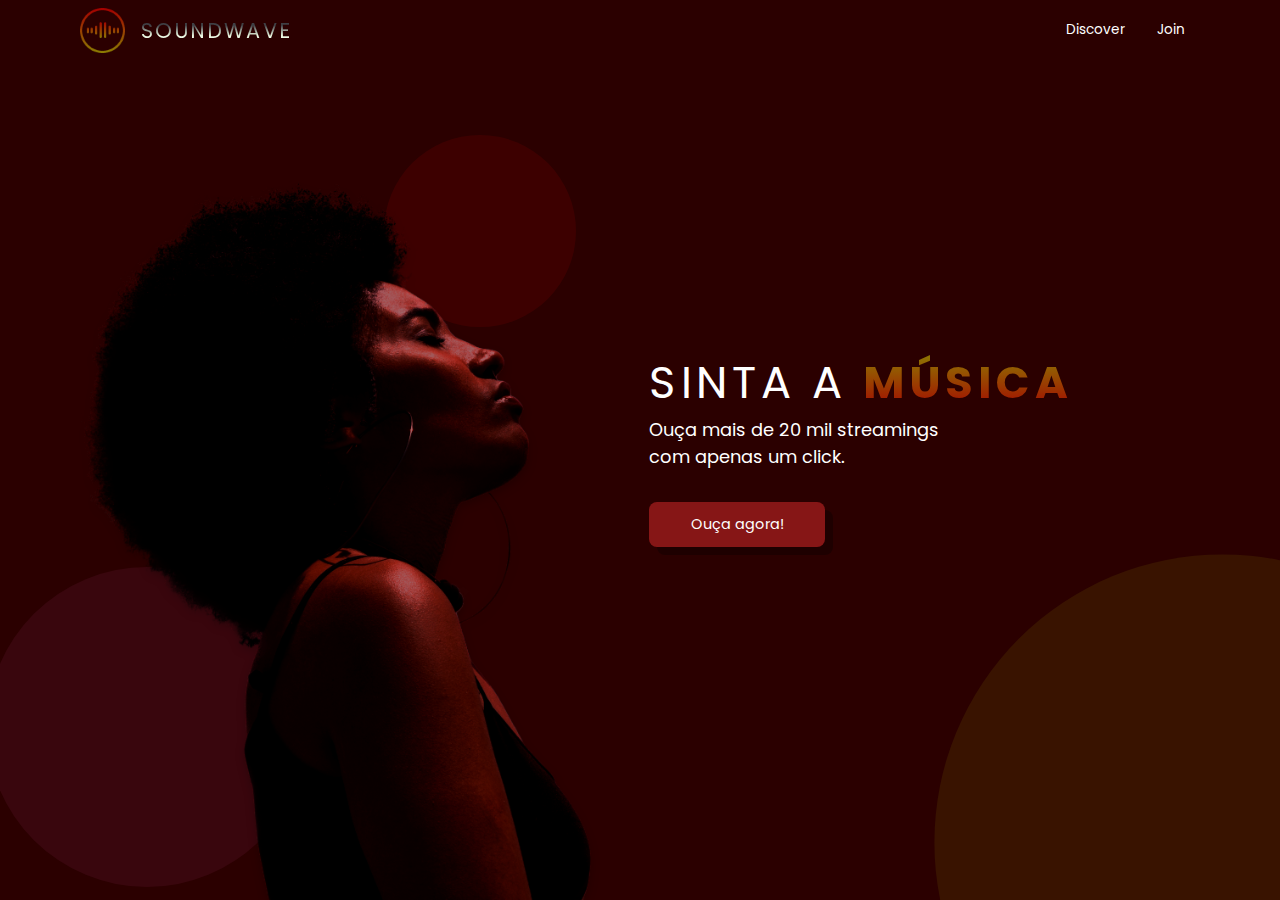
<file: index.html>
<!DOCTYPE html>
<html lang="en">
<head>
  <meta charset="UTF-8">
  <meta http-equiv="X-UA-Compatible" content="IE=edge">
  <meta name="viewport" content="width=device-width, initial-scale=1.0">

  <!------------------LINKS------------------>
  <link rel="stylesheet" href="style.css">
  <link rel="stylesheet" href="index.css">
  <title>Soundwave</title>
</head>
<body class="container full-height-grow">
  <header class="main-header">
    <a href ="index.html" class = "brand-logo">
      <img src="assets/logo.png" class="brand-logo-image">
      <div class="brand-logo-name">Soundwave</div>
    </a>

    <nav class="main-nav"> 
      <ul>
        <li><a href="discover.html">Discover</a></li>
        <li><a href="join.html">Join</a></li>
      
      </ul>
    
    </nav>
  </header>

  <section class="home-main-section">
    <div class="img-wrapper">
      <div class="lady-image"></div>
    </div>
    <div class="call-to-action">
      <h1 class="title">SINTA A  <span class="accent-text">MÚSICA</span></h1>
     
      <span class="subtitle">Ouça mais de 20 mil streamings com apenas um click.</span>
      <a href="join.html" class="btn">Ouça agora!</a>
    </div>
  </section>

  <div class="home-page-circle-1"></div>
  <div class="home-page-circle-2"></div>
  <div class="home-page-circle-3"></div>
</body>
</html>
</file>
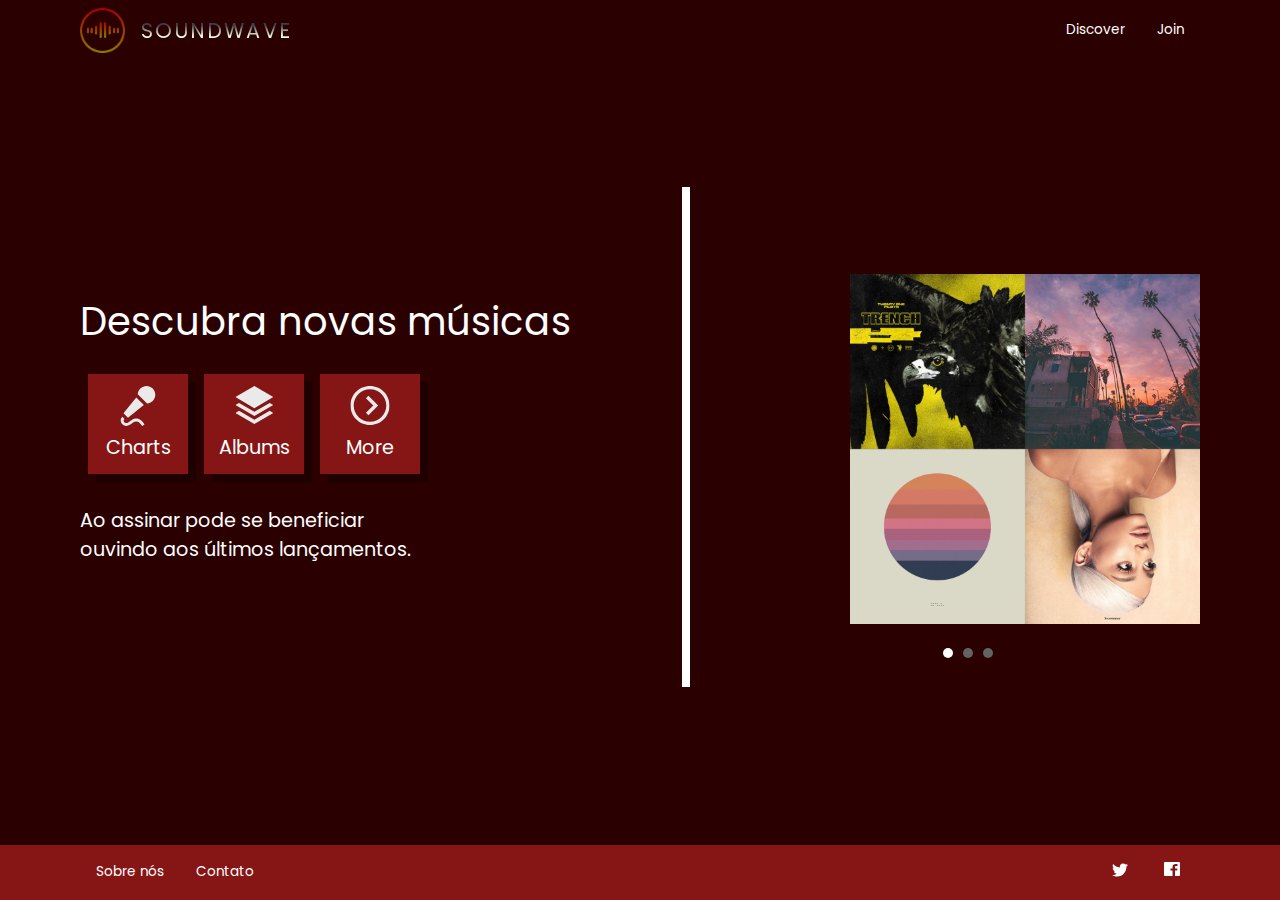
<file: discover.html>
<!DOCTYPE html>
<html lang="en">
<head>
  <meta charset="UTF-8">
  <meta http-equiv="X-UA-Compatible" content="IE=edge">
  <meta name="viewport" content="width=device-width, initial-scale=1.0">

  <!------------------LINKS------------------>
  <link rel="stylesheet" href="style.css">
  <link rel="stylesheet" href="discover.css">
  <title>Soundwave - Discover</title>
</head>
<body class="full-height-grow">
  <div class="container full-height-grow"> 
    <header class="main-header">
    <a href ="index.html" class = "brand-logo">
      <img src="assets/logo.png" class="brand-logo-image">
      <div class="brand-logo-name">Soundwave</div>
    </a>

    <nav class="main-nav"> 
      <ul>
        <li><a href="discover.html">Discover</a></li>
        <li><a href="join.html">Join</a></li>
      
      </ul>
    
    </nav>
  </header>
  <section class="discover-main-section">
    <div class="call-to-action">
      <h1 class="title-discover">Descubra novas músicas</h1>
      <div class="icon-section">
        <div class="icon">
          <img src="assets/microphone.svg">
          Charts
        </div>
        <div class="icon">
          <img src="assets/albums.svg">
          Albums
        </div>
        <div class="icon">
          <img src="assets/more.svg">
          More
        </div>
      </div>
      <div class="subtitle-discover">Ao assinar pode se beneficiar ouvindo aos últimos lançamentos.</div>
    </div>
    
    <div class="divisor"></div>

    <div class="slideshow-container">

      <div class="mySlides fade"><img class="covers-image" src="assets/covers.jpg"></div>
      <div class="mySlides fade"><img class="covers-image" src="assets/album2.png"></div>
      <div class="mySlides fade"><img class="covers-image" src="assets/album3.png"></div>


    </div>

    <div class="dots-slider">
      <span class="dot" onclick="currentSlide(1)"></span>
      <span class="dot" onclick="currentSlide(2)"></span>
      <span class="dot" onclick="currentSlide(3)"></span>
  </div>

     
 

    
  </section>
  
</div>


 <footer class="main-footer">
   <div class="container">
     <nav class="footer-nav">
       <ul>
         <li><a href="#">Sobre nós</a></li>
         <li><a href="#">Contato</a></li>

       </ul>
     </nav>

     <nav class="footer-nav">
      <ul>
        <li><a href="http://www.twitter.com.br/" class="social-link" target="_blank"><img src="assets/twitter.svg" alt=""></a></li>
        <li><a href="https://pt-br.facebook.com/" class="social-link" target="_blank"><img src="assets/facebook.svg" alt=""></a></li>

      </ul>
    </nav>
   </div>
 </footer>

  
</body>
<script src="main.js"></script>
</html>
</file>
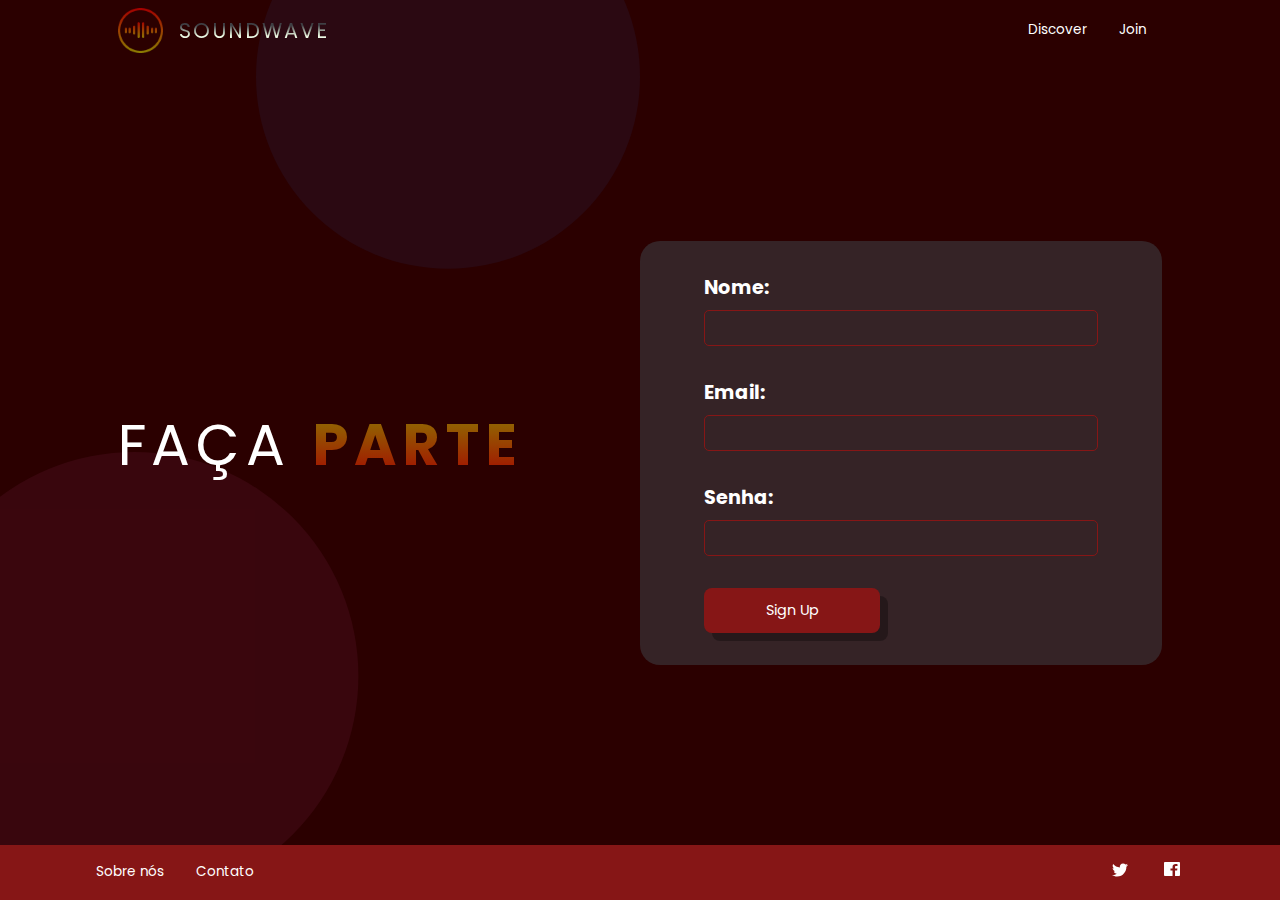
<file: join.html>
<!DOCTYPE html>
<html lang="en">
<head>
  <meta charset="UTF-8">
  <meta http-equiv="X-UA-Compatible" content="IE=edge">
  <meta name="viewport" content="width=device-width, initial-scale=1.0">

  <!------------------LINKS------------------>
  <link rel="stylesheet" href="style.css">
  <link rel="stylesheet" href="join.css">
  <title>Soundwave - Join</title>
</head>
<body class="full-height-grow">
  <div class="container full-height-grow"> <header class="main-header">
    <a href ="index.html" class = "brand-logo">
      <img src="assets/logo.png" class="brand-logo-image">
      <div class="brand-logo-name">Soundwave</div>
    </a>

    <nav class="main-nav"> 
      <ul>
        <li><a href="discover.html">Discover</a></li>
        <li><a href="join.html">Join</a></li>
      
      </ul>
    
    </nav>
  </header>
  <section class="join-main-section">
    <h1 class="title">FAÇA <span class="accent-text">PARTE</span></h1>
    <form class="join-form">
      <div class="input-group">
        <label>Nome:</label>
        <input type="text">

      </div>
      <div class="input-group">
        <label>Email:</label>
        <input type="email">

      </div>
      <div class="input-group">
        <label>Senha:</label>
        <input type="password">

      </div>
      <div class="input-group">
        <button type="submit" class="btn">Sign Up</button>
      </div>
    </form>
  
  
  </section>
</div>

<div class="join-page-circle-1"></div>
<div class="join-page-circle-2"></div>
<div class="join-page-circle-3"></div>


 <footer class="main-footer">
   <div class="container">
     <nav class="footer-nav">
       <ul>
         <li><a href="#">Sobre nós</a></li>
         <li><a href="#">Contato</a></li>

       </ul>
     </nav>

     <nav class="footer-nav">
      <ul>
        <li><a href="http://www.twitter.com.br/" class="social-link" target="_blank"><img src="assets/twitter.svg" alt=""></a></li>
        <li><a href="https://pt-br.facebook.com/" class="social-link" target="_blank"><img src="assets/facebook.svg" alt=""></a></li>

      </ul>
    </nav>
   </div>
 </footer>

  
</body>
</html>
</file>
<file: style.css>
@import url('https://fonts.googleapis.com/css2?family=Poppins:wght@100;400;500;700&display=swap');


*,
*::before {
  box-sizing: border-box;

}

body {
  padding: 0;
  margin: 0;
  background-color: #2b0000;
  font-family: 'Poppins', sans-serif;
  font-size: 1.2rem;
  color: white;
  min-height: 100vh;
  overflow-x: hidden;
  animation: transitionIn 0.75s;
}

@keyframes transitionIn {
  from{
    opacity: 0;
    transform: translateY(-10px);
  }

  to{
    opacity: 1;
    transform: translateY(0);
  }
}
.full-height-grow {
  display: flex;
  flex-direction: column;
}
.brand-logo {
  display: flex;
  align-items: center;
  font-size: 1.50rem;
  color: inherit;
  text-decoration: none;
}

.brand-logo-name {
  margin-left: 1rem;
  text-transform: uppercase;
  letter-spacing: 0.1em;
  font-size: 1.3rem;
  background: -webkit-linear-gradient(0.25turn,#FFFFFF, #ebf8e1, #3F3F44, #3F3F44);
  -webkit-background-clip: text;
  -webkit-text-fill-color: transparent;
}

.brand-logo-image{
  width: 45px;
  height: auto;
}

.main-nav ul,
.footer-nav ul {
  display: flex;
  margin: 0;
  padding: 0;
  list-style: none;
  font-size: 0.85rem;
  font-weight: 400;
  
}

.main-nav a,
.footer-nav a {
  color: #FFFFFF;
  text-decoration: none;
  padding: 1rem;
  transition: 800ms;
}

.main-nav a:hover,
.footer-nav a:hover {
  color: #5f5f5f;
  transition: 800ms;
}

.main-header,
.main-footer {
  display: flex;
  justify-content: space-between;
  align-items: center;
}
.main-header {
  height: 60px;
}
.main-footer {
  height: 55px;
  background-color: #861616;
  font-weight: bold;
}

.social-link img {
  width: 1rem;
  margin-right: 0.25rem;
}
.main-footer .container {
  display: flex;
  justify-content: space-between;
}

.container {
  max-width: 1200px;
  margin: 0 auto;
  padding: 0 40px;
  flex-grow: 1;
}

.title {
  font-weight: 400;
  text-transform: uppercase;
  letter-spacing: 0.1em;
  font-size: 3em;
  margin-bottom: 1rem;
  margin-top: 0;
}

.subtitle {
  font-weight: 400;
  font-size: 1.2em;
  margin-bottom: 2rem;
  margin-top: -1rem;
  max-width: 330px;
}
.btn {
  color: white;
  width: 11rem;
  box-shadow: 8px 8px rgba(0,0,0,0.3);
  text-align: center;
  background-color: #861616;
  padding: 0.75rem 1.5rem;
  border-radius: 0.5rem;
  text-decoration: none;
  font-size: 0.9rem;
  border: none;
  cursor: pointer;
  transition: 800ms;
  font-family: poppins;
}

.btn:hover {
  background-color: rgb(141, 62, 62);
  transition: 800ms;
}

.btn:focus {
  background-color: #d50909;
}
</file>
<file: index.css>
.home-main-section {
  display: flex;
  align-items: stretch;
  justify-content: space-between;
  flex-grow: 1;
}

.home-main-section .img-wrapper {
  flex-grow: 1;
  flex-direction: column;
  display: flex;
  align-items: stretch;
  justify-content: flex-end;
}

.home-main-section .lady-image {
  background-image: url('assets/landing-page-girl.png');
  background-blend-mode: overlay;
  filter: drop-shadow(0px 4px 4px rgba(0, 0, 0, 0.25));
  flex-grow: 1;
  max-height: 80vh;
  min-width: 30vw;
  background-size: contain;
  background-repeat: no-repeat;
  background-position: bottom left;
}

.home-main-section .call-to-action{
  font-size: 0.93rem;
  display:flex;
  flex-direction: column;
  align-items: flex-start;
  margin: 1rem;
  margin-top: -3rem;
  margin-right: 8rem;
  align-self: center;

}


@media (max-width:900px){
  
.home-main-section .img-wrapper{
  display: none;
}


.home-main-section {
  justify-content: center;
}
}

.home-page-circle-1 {
  position: absolute;
  width: 25vw;
  height: 25vw;
  border-radius: 50%;
  background-color: rgba(188, 58, 128, 0.1);
  bottom: 1vw;
  left: -1vw;
  z-index: -1;
}

.home-page-circle-2 {
  position: absolute;
  width: 15vw;
  height: 15vw;
  border-radius: 50%;
  background-color: rgba(166, 0, 0, 0.15)
  ;
  top: 15vh;
  left: 30vw;
  z-index: -1;
}

.home-page-circle-3 {
  position: absolute;
  overflow: hidden;
  width: 45vw;
  height: 45vw;
  bottom: 0;
  right: 0;
  z-index: -1;
}

.home-page-circle-3::before {
  content: '';
  transform: translate(40%, 40%);
  position: absolute;
  height: 100%;
  width: 100%;
  border-radius: 50%;
  background-color: rgba(140, 126, 2, 0.15)
;
}

.accent-text {
  font-weight: 700;
  background: -webkit-linear-gradient(0.25turn,#A60000, #8C7E02);
  -webkit-background-clip: text;
  -webkit-text-fill-color: transparent;
}
</file>
<file: discover.css>
.discover-main-section {
  display: flex;
  align-items: center;
  justify-content: space-between;
  flex-grow: 1;
  width:auto;
  
  
}
.discover-main-section .call-to-action{
  width: 44.3rem;
  
}

.discover-main-section .covers-image {
  width:30vw;
  margin-left: 2rem;
  height: auto;
  max-width: 350px;
}

.icon-section {
  display: flex;
}

.icon {
  display: flex;
  flex-direction: column;
  justify-content: space-between;
  align-items: center;
  margin: .5rem;
  padding: .75rem;
  width: 100px;
  height: 100px;
  background-color: #861616;
  margin-bottom: 2rem;
  box-shadow: 8px 8px rgba(0,0,0,0.3);
}

.icon:hover{
  background-color: #dc2727;
  cursor: pointer;
}

.icon img {
  width: 40px;
}

@media (max-width:800px){
  .discover-main-section{
    flex-direction: column;
    justify-content: center;
  }

  .discover-main-section .covers-image{
    margin-top: 2rem;
    height: 30vh;
    width: auto;
  }
}

.title-discover{
  font-weight: 400;
  font-size: 2em;
  margin-bottom: 1rem;
  margin-top: -3rem;
}

.subtitle-discover{
  max-width: 350px;
}

.divisor{
  background-color: white;
  width: 10px;
  height: 500px;
  margin-right: 8rem;
  margin-top: -2rem;
  
}
/*SLIDE-SHOW*/
.dots-slider{
  display: flex;
  text-align:initial;
  position: absolute;
  margin-top:25rem ;
  margin-left: 67%;

  
}

.slider-dots-container{
  position: relative;
  display: flex;
  padding: 2rem;

}

.dot {
  cursor: pointer;
  height: 10px;
  width: 10px;
  margin: 0 2px;
  background-color:#636363;
  border-radius: 50%;
  transition: background-color 0.6s ease;
  margin: 5px;
  
}




/* Hide the images by default */
.mySlides {
  display: none;
}

.active, .dot:hover {
  background-color: #ffff;
}

/* Fading animation */
.fade {
  -webkit-animation-name: fade;
  -webkit-animation-duration: 1.5s;
  animation-name: fade;
  animation-duration: 1.5s;
}

@-webkit-keyframes fade {
  from {opacity: .4}
  to {opacity: 1}
}

@keyframes fade {
  from {opacity: .4}
  to {opacity: 1}
}



/*-------------------MEDIA QUERY-------------------*/

@media(max-width:900px){
  .title-discover{
    font-weight: 400;
    font-size: 1.7em;
    margin-bottom: 1rem;
    margin-top:7.5rem;
    justify-content:left;
  }
  
  .covers-image, .dots-slider{
     flex-direction: column;
    justify-content: center;
  }
   
  .divisor{
    visibility: hidden;
  }
}
</file>
<file: join.css>
.join-main-section{
  display: flex;
  justify-content: space-between;
  align-items: center;
  flex-grow: 1;
}

.join-text{
  font-size: 3.5rem;
  margin: 0;
}
.join-form{
  background-color: rgba(63, 63, 68, 0.56)
  ;
  width: 50vw;
  max-width: 50%;
  padding: 2rem 4rem ;
  border-radius: 20px;
}


.input-group{
  margin-bottom: 2rem;
  display: flex;
  flex-direction: column;
  
}

.input-group:last-child{
  margin-bottom: 0;
}


.input-group label{
  font-weight: bold;
  margin-bottom: .5rem;
}

.input-group input{
  outline: none;
  background: none;
  border:1px solid #861616
  ;
  font-size: 1rem;
  padding: .5rem;
  
  border-radius: 5px;
}


@media(max-width:900px){
  .join-main-section{
    flex-direction: column;
    justify-content: center;
  }

  .join-form{
    width: 80vw;
    max-width: inherit;
    margin: 2rem 0 ;
  }
}

.join-page-circle-1 {
  position: absolute;
  overflow: hidden;
  width: 35vw;
  height: 35vw;
  bottom: 0;
  left: 0;
  z-index: -1;
}

.join-page-circle-1::before {
  content: '';
  transform: translateX(-20%);
  position: absolute;
  height: 100%;
  width: 100%;
  border-radius: 50%;
  background-color: rgb(188, 58, 128, .1);
}

.join-page-circle-2 {
  position: absolute;
  overflow: hidden;
  width: 30vw;
  height: 30vw;
  top: 0;
  left: 20vw;
  z-index: -1;
}

.join-page-circle-2::before {
  content: '';
  transform: translateY(-30%);
  position: absolute;
  height: 100%;
  width: 100%;
  border-radius: 50%;
  background-color: rgb(52, 87, 178, .1);
}


.accent-text {
  font-weight: 700;
  background: -webkit-linear-gradient(0.25turn,#A60000, #8C7E02);
  -webkit-background-clip: text;
  -webkit-text-fill-color: transparent;
}
</file>
